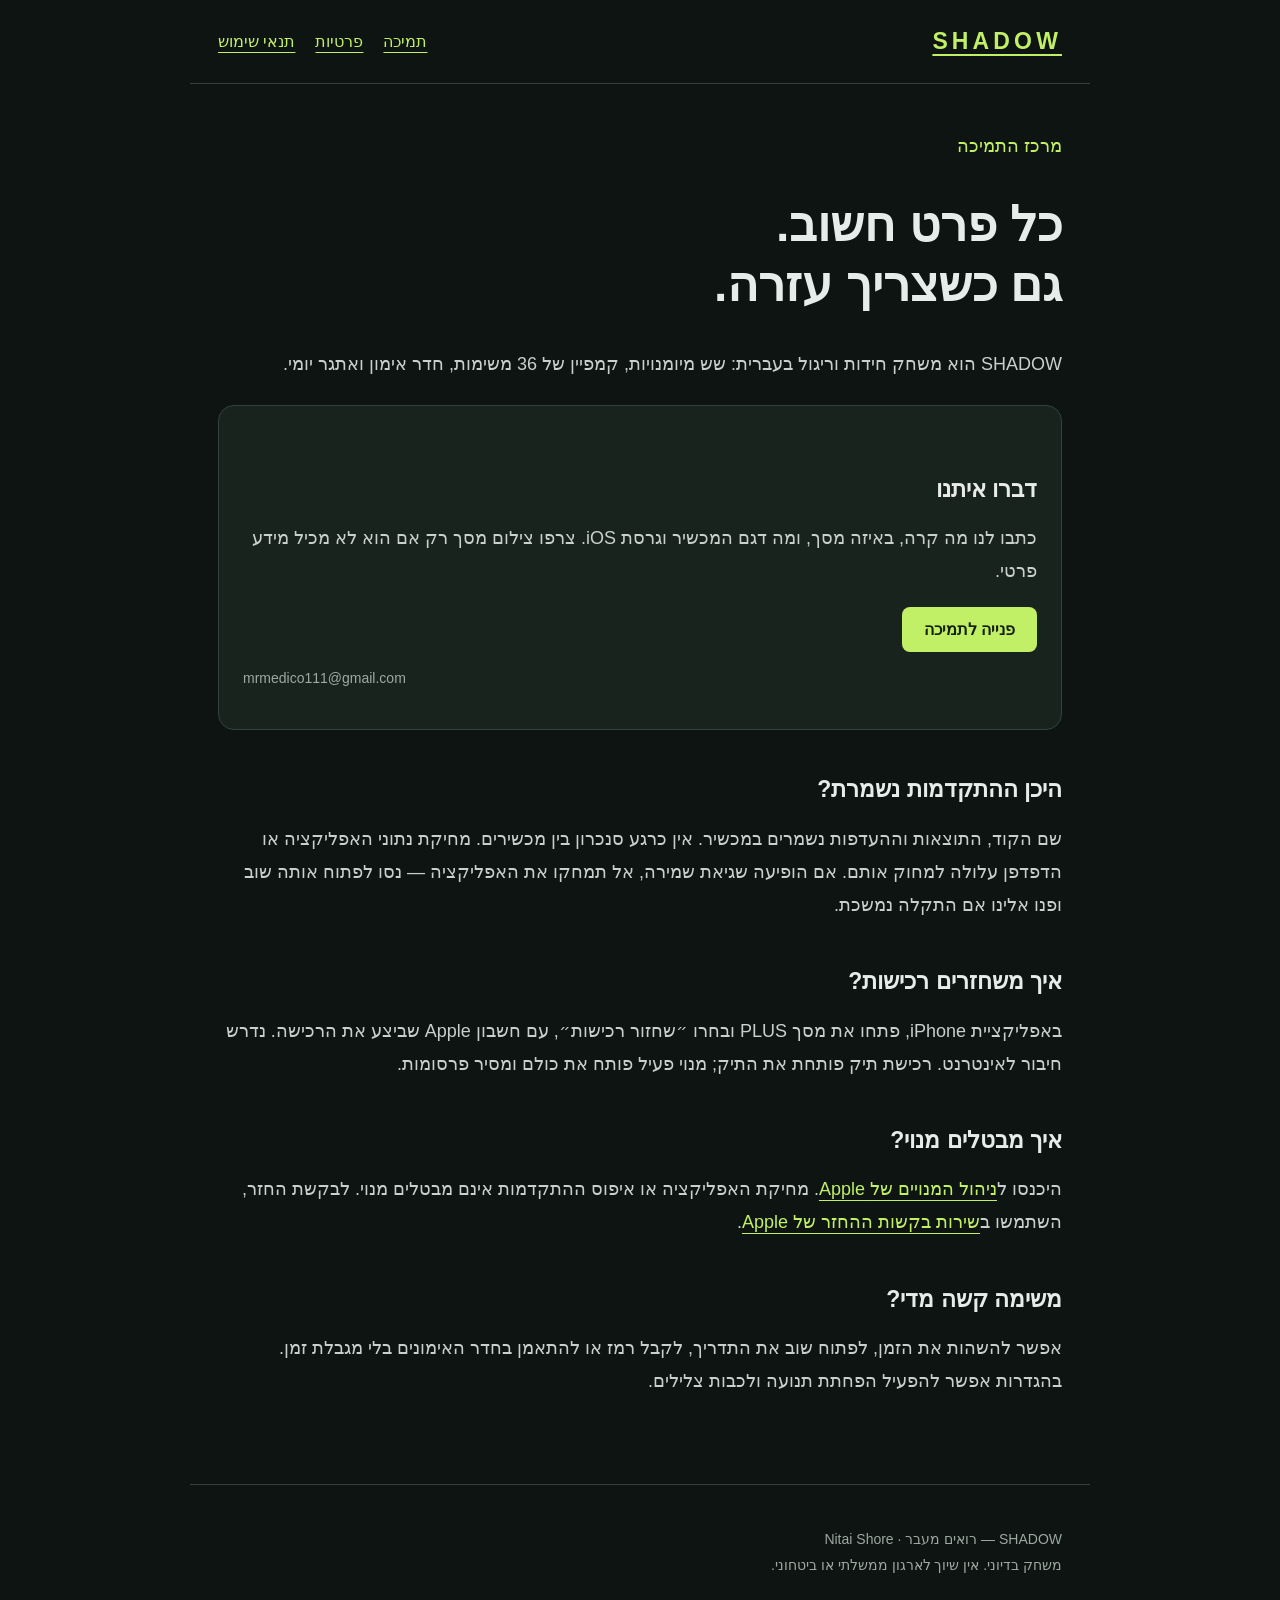
<file: index.html>
<!doctype html><html lang="he" dir="rtl"><head><meta charset="utf-8"><meta name="viewport" content="width=device-width,initial-scale=1"><title>תמיכה | SHADOW</title><meta name="description" content="תמיכה, פרטיות ותנאי שימוש במשחק SHADOW — רואים מעבר."><link rel="stylesheet" href="style.css"></head><body><header><a class="brand" href="index.html" dir="ltr">SHADOW</a><nav aria-label="ניווט"><a href="index.html">תמיכה</a><a href="privacy.html">פרטיות</a><a href="terms.html">תנאי שימוש</a></nav></header><main><p class="lead">מרכז התמיכה</p><h1>כל פרט חשוב.<br>גם כשצריך עזרה.</h1><p>SHADOW הוא משחק חידות וריגול בעברית: שש מיומנויות, קמפיין של 36 משימות, חדר אימון ואתגר יומי.</p><div class="panel"><h2>דברו איתנו</h2><p>כתבו לנו מה קרה, באיזה מסך, ומה דגם המכשיר וגרסת iOS. צרפו צילום מסך רק אם הוא לא מכיל מידע פרטי.</p><a class="button" href="mailto:mrmedico111@gmail.com?subject=SHADOW%20support">פנייה לתמיכה</a><p class="small" dir="ltr">mrmedico111@gmail.com</p></div><h2>היכן ההתקדמות נשמרת?</h2><p>שם הקוד, התוצאות וההעדפות נשמרים במכשיר. אין כרגע סנכרון בין מכשירים. מחיקת נתוני האפליקציה או הדפדפן עלולה למחוק אותם. אם הופיעה שגיאת שמירה, אל תמחקו את האפליקציה — נסו לפתוח אותה שוב ופנו אלינו אם התקלה נמשכת.</p><h2>איך משחזרים רכישות?</h2><p>באפליקציית iPhone, פתחו את מסך PLUS ובחרו ״שחזור רכישות״, עם חשבון Apple שביצע את הרכישה. נדרש חיבור לאינטרנט. רכישת תיק פותחת את התיק; מנוי פעיל פותח את כולם ומסיר פרסומות.</p><h2>איך מבטלים מנוי?</h2><p>היכנסו ל<a href="https://apps.apple.com/account/subscriptions">ניהול המנויים של Apple</a>. מחיקת האפליקציה או איפוס ההתקדמות אינם מבטלים מנוי. לבקשת החזר, השתמשו ב<a href="https://reportaproblem.apple.com/">שירות בקשות ההחזר של Apple</a>.</p><h2>משימה קשה מדי?</h2><p>אפשר להשהות את הזמן, לפתוח שוב את התדריך, לקבל רמז או להתאמן בחדר האימונים בלי מגבלת זמן. בהגדרות אפשר להפעיל הפחתת תנועה ולכבות צלילים.</p></main><footer><p class="small">SHADOW — רואים מעבר · Nitai Shore<br>משחק בדיוני. אין שיוך לארגון ממשלתי או ביטחוני.</p></footer></body></html>
</file>
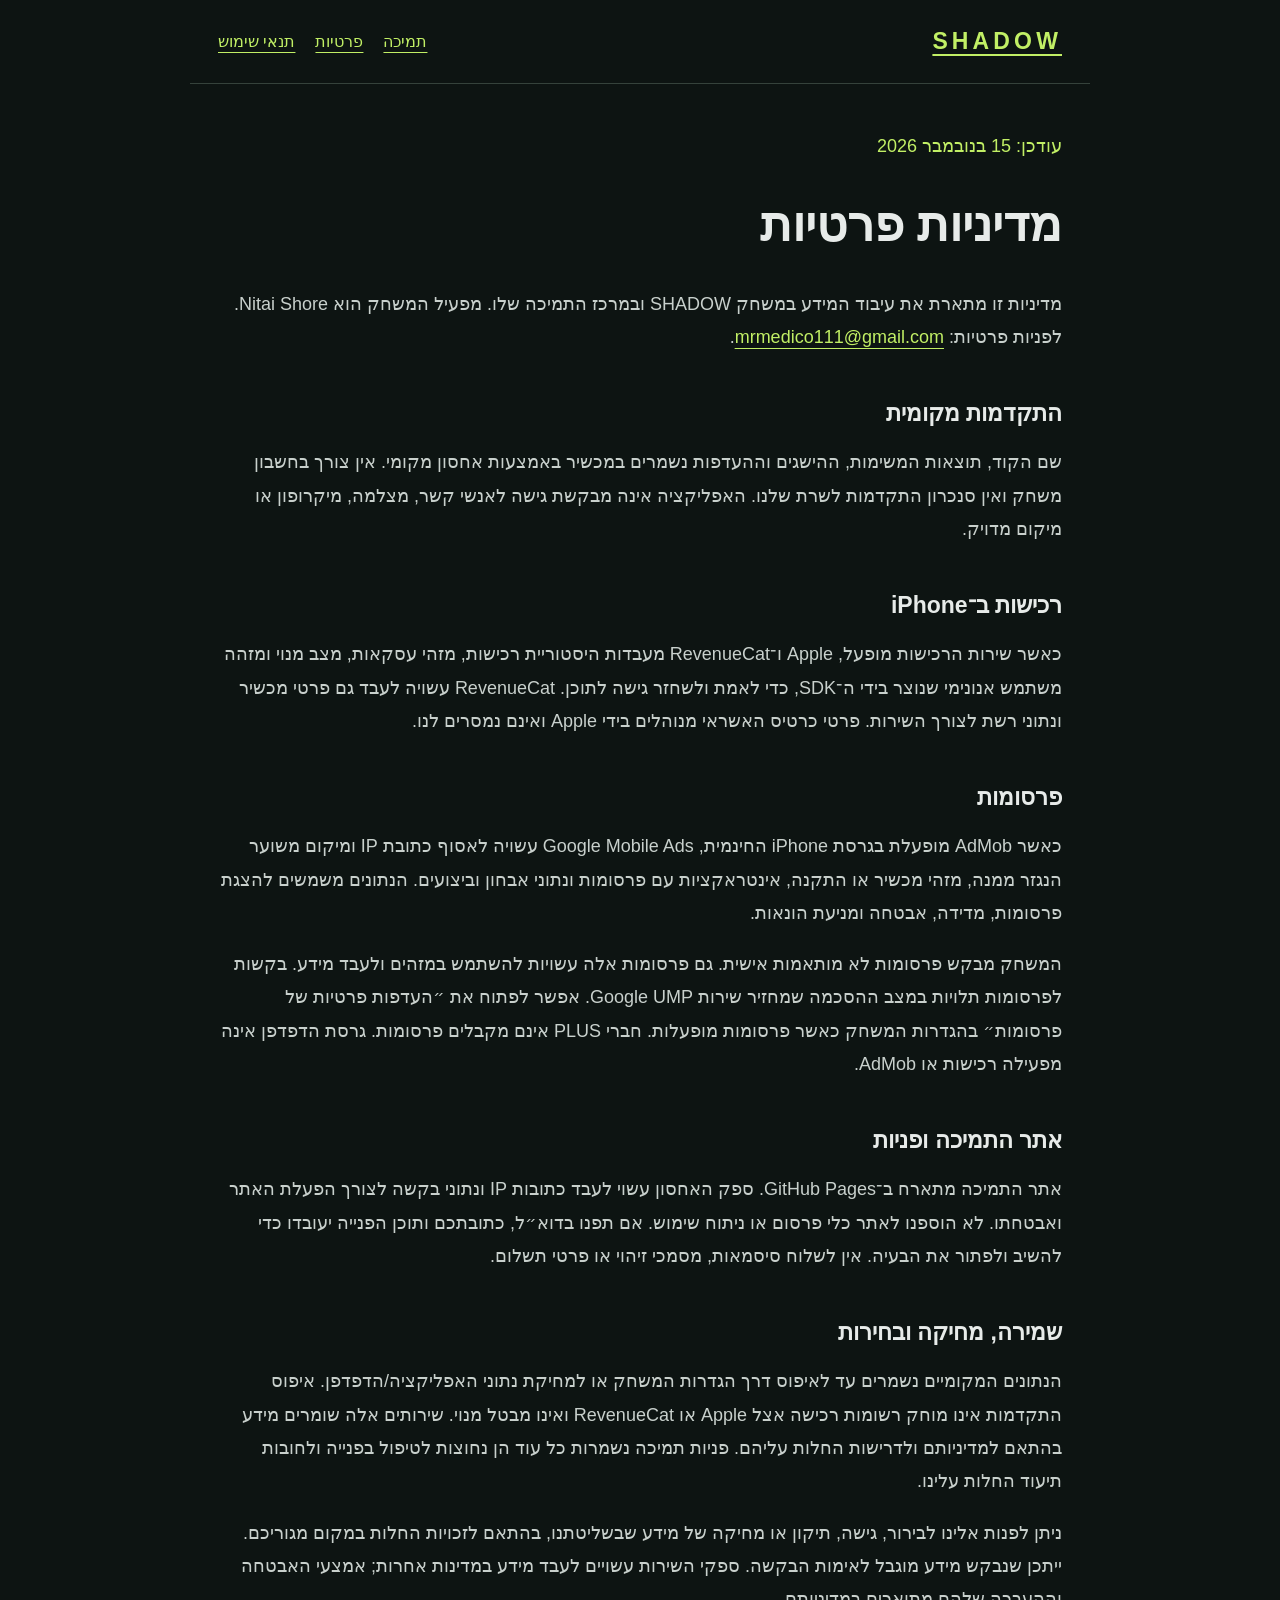
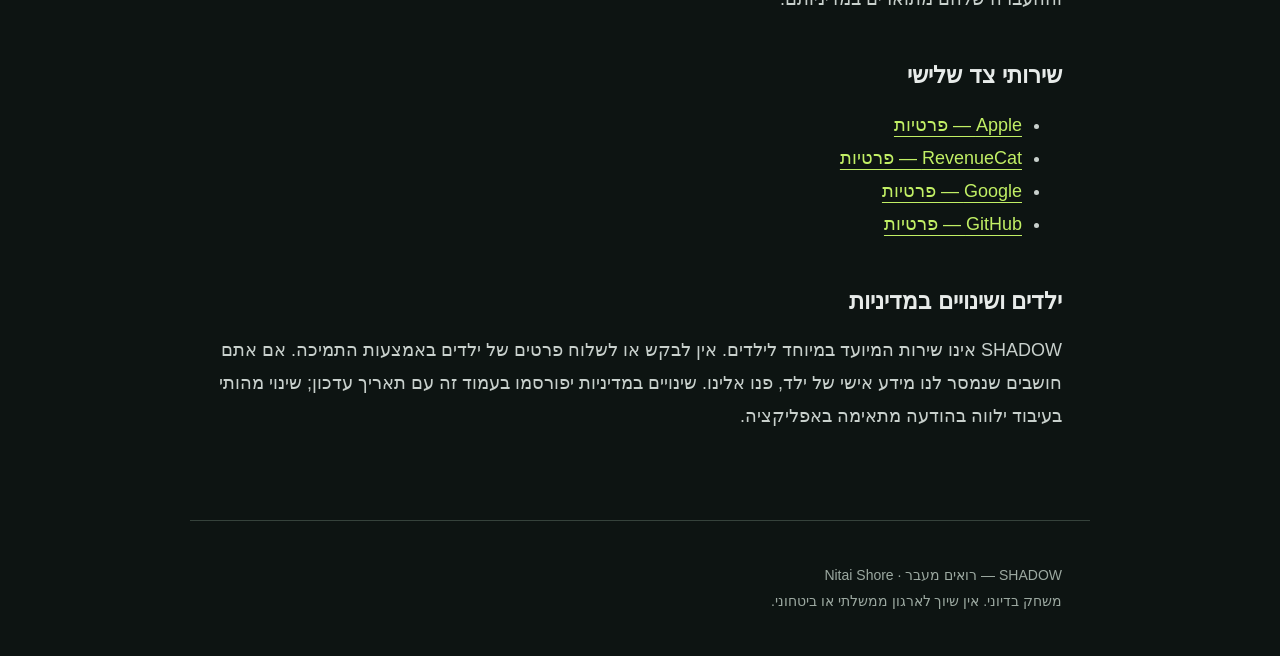
<file: privacy.html>
<!doctype html><html lang="he" dir="rtl"><head><meta charset="utf-8"><meta name="viewport" content="width=device-width,initial-scale=1"><title>פרטיות | SHADOW</title><meta name="description" content="תמיכה, פרטיות ותנאי שימוש במשחק SHADOW — רואים מעבר."><link rel="stylesheet" href="style.css"></head><body><header><a class="brand" href="index.html" dir="ltr">SHADOW</a><nav aria-label="ניווט"><a href="index.html">תמיכה</a><a href="privacy.html">פרטיות</a><a href="terms.html">תנאי שימוש</a></nav></header><main><p class="lead">עודכן: 15 בנובמבר 2026</p><h1>מדיניות פרטיות</h1><p>מדיניות זו מתארת את עיבוד המידע במשחק SHADOW ובמרכז התמיכה שלו. מפעיל המשחק הוא Nitai Shore. לפניות פרטיות: <a href="mailto:mrmedico111@gmail.com?subject=SHADOW%20privacy">mrmedico111@gmail.com</a>.</p><h2>התקדמות מקומית</h2><p>שם הקוד, תוצאות המשימות, ההישגים וההעדפות נשמרים במכשיר באמצעות אחסון מקומי. אין צורך בחשבון משחק ואין סנכרון התקדמות לשרת שלנו. האפליקציה אינה מבקשת גישה לאנשי קשר, מצלמה, מיקרופון או מיקום מדויק.</p><h2>רכישות ב־iPhone</h2><p>כאשר שירות הרכישות מופעל, Apple ו־RevenueCat מעבדות היסטוריית רכישות, מזהי עסקאות, מצב מנוי ומזהה משתמש אנונימי שנוצר בידי ה־SDK, כדי לאמת ולשחזר גישה לתוכן. RevenueCat עשויה לעבד גם פרטי מכשיר ונתוני רשת לצורך השירות. פרטי כרטיס האשראי מנוהלים בידי Apple ואינם נמסרים לנו.</p><h2>פרסומות</h2><p>כאשר AdMob מופעלת בגרסת iPhone החינמית, Google Mobile Ads עשויה לאסוף כתובת IP ומיקום משוער הנגזר ממנה, מזהי מכשיר או התקנה, אינטראקציות עם פרסומות ונתוני אבחון וביצועים. הנתונים משמשים להצגת פרסומות, מדידה, אבטחה ומניעת הונאות.</p><p>המשחק מבקש פרסומות לא מותאמות אישית. גם פרסומות אלה עשויות להשתמש במזהים ולעבד מידע. בקשות לפרסומות תלויות במצב ההסכמה שמחזיר שירות Google UMP. אפשר לפתוח את ״העדפות פרטיות של פרסומות״ בהגדרות המשחק כאשר פרסומות מופעלות. חברי PLUS אינם מקבלים פרסומות. גרסת הדפדפן אינה מפעילה רכישות או AdMob.</p><h2>אתר התמיכה ופניות</h2><p>אתר התמיכה מתארח ב־GitHub Pages. ספק האחסון עשוי לעבד כתובות IP ונתוני בקשה לצורך הפעלת האתר ואבטחתו. לא הוספנו לאתר כלי פרסום או ניתוח שימוש. אם תפנו בדוא״ל, כתובתכם ותוכן הפנייה יעובדו כדי להשיב ולפתור את הבעיה. אין לשלוח סיסמאות, מסמכי זיהוי או פרטי תשלום.</p><h2>שמירה, מחיקה ובחירות</h2><p>הנתונים המקומיים נשמרים עד לאיפוס דרך הגדרות המשחק או למחיקת נתוני האפליקציה/הדפדפן. איפוס התקדמות אינו מוחק רשומות רכישה אצל Apple או RevenueCat ואינו מבטל מנוי. שירותים אלה שומרים מידע בהתאם למדיניותם ולדרישות החלות עליהם. פניות תמיכה נשמרות כל עוד הן נחוצות לטיפול בפנייה ולחובות תיעוד החלות עלינו.</p><p>ניתן לפנות אלינו לבירור, גישה, תיקון או מחיקה של מידע שבשליטתנו, בהתאם לזכויות החלות במקום מגוריכם. ייתכן שנבקש מידע מוגבל לאימות הבקשה. ספקי השירות עשויים לעבד מידע במדינות אחרות; אמצעי האבטחה וההעברה שלהם מתוארים במדיניותם.</p><h2>שירותי צד שלישי</h2><ul><li><a href="https://www.apple.com/legal/privacy/">Apple — פרטיות</a></li><li><a href="https://www.revenuecat.com/privacy-policy/">RevenueCat — פרטיות</a></li><li><a href="https://policies.google.com/privacy">Google — פרטיות</a></li><li><a href="https://docs.github.com/en/site-policy/privacy-policies/github-general-privacy-statement">GitHub — פרטיות</a></li></ul><h2>ילדים ושינויים במדיניות</h2><p>SHADOW אינו שירות המיועד במיוחד לילדים. אין לבקש או לשלוח פרטים של ילדים באמצעות התמיכה. אם אתם חושבים שנמסר לנו מידע אישי של ילד, פנו אלינו. שינויים במדיניות יפורסמו בעמוד זה עם תאריך עדכון; שינוי מהותי בעיבוד ילווה בהודעה מתאימה באפליקציה.</p></main><footer><p class="small">SHADOW — רואים מעבר · Nitai Shore<br>משחק בדיוני. אין שיוך לארגון ממשלתי או ביטחוני.</p></footer></body></html>
</file>
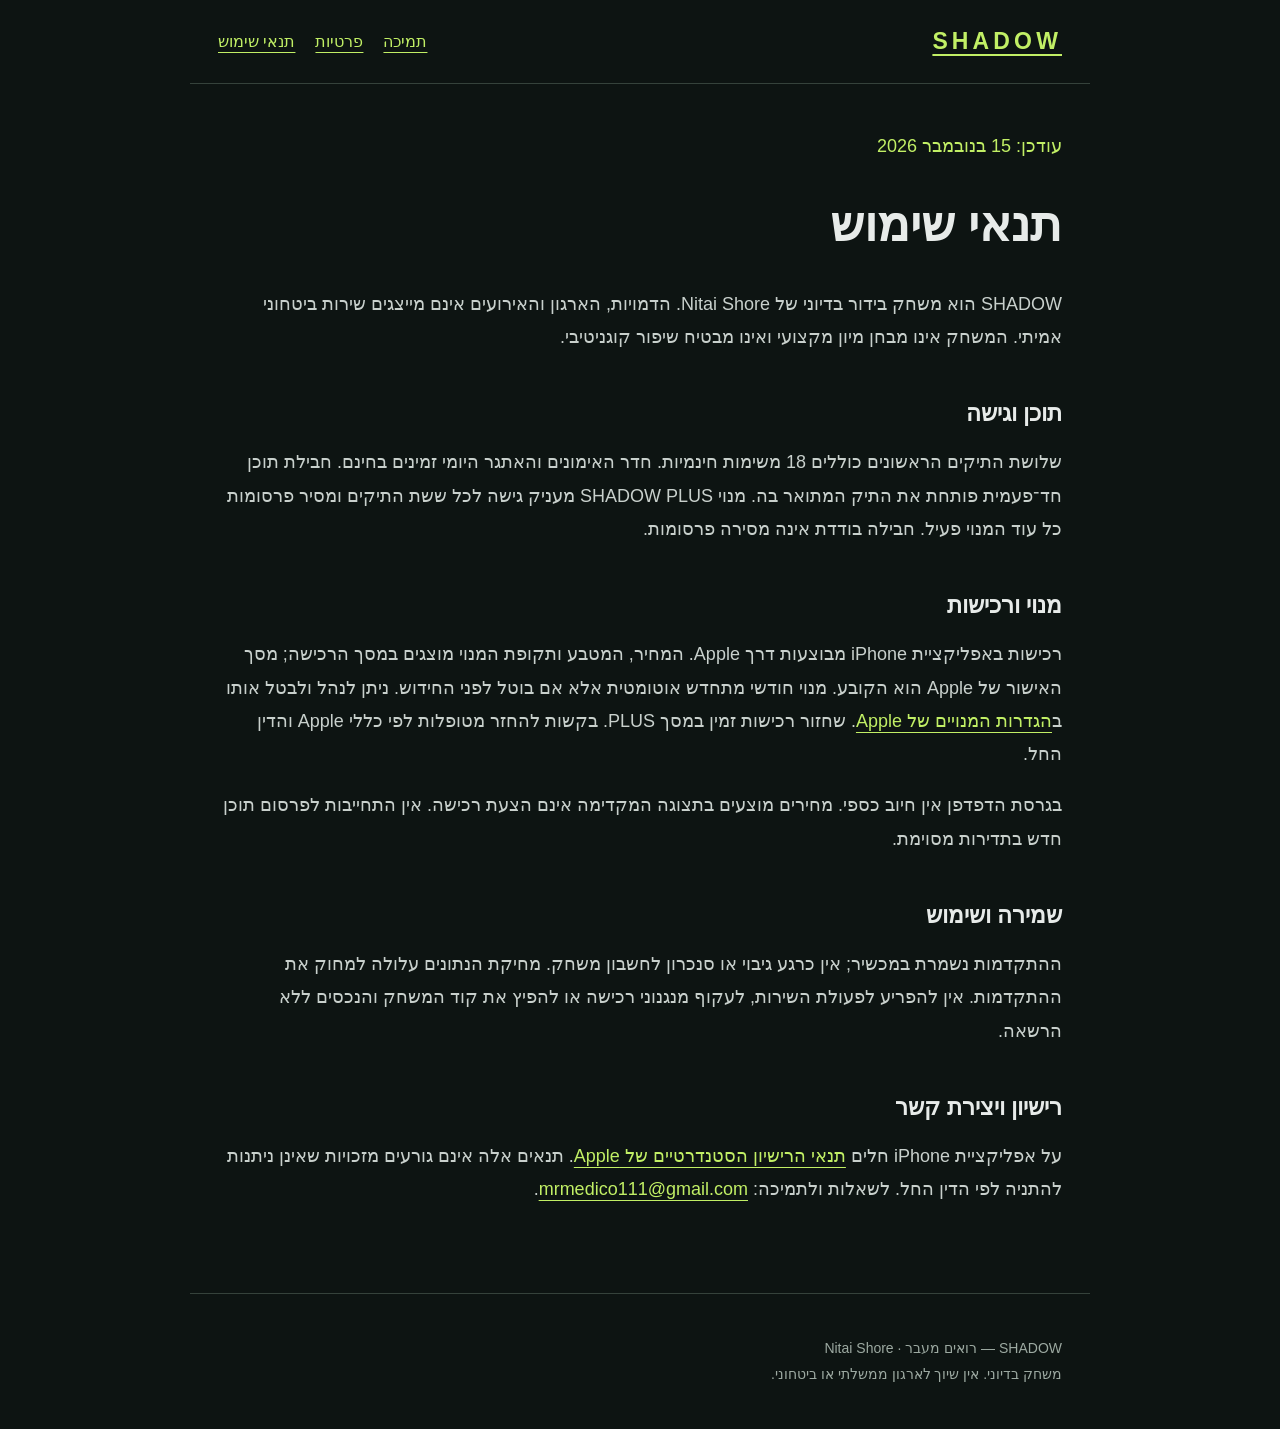
<file: terms.html>
<!doctype html><html lang="he" dir="rtl"><head><meta charset="utf-8"><meta name="viewport" content="width=device-width,initial-scale=1"><title>תנאי שימוש | SHADOW</title><meta name="description" content="תמיכה, פרטיות ותנאי שימוש במשחק SHADOW — רואים מעבר."><link rel="stylesheet" href="style.css"></head><body><header><a class="brand" href="index.html" dir="ltr">SHADOW</a><nav aria-label="ניווט"><a href="index.html">תמיכה</a><a href="privacy.html">פרטיות</a><a href="terms.html">תנאי שימוש</a></nav></header><main><p class="lead">עודכן: 15 בנובמבר 2026</p><h1>תנאי שימוש</h1><p>SHADOW הוא משחק בידור בדיוני של Nitai Shore. הדמויות, הארגון והאירועים אינם מייצגים שירות ביטחוני אמיתי. המשחק אינו מבחן מיון מקצועי ואינו מבטיח שיפור קוגניטיבי.</p><h2>תוכן וגישה</h2><p>שלושת התיקים הראשונים כוללים 18 משימות חינמיות. חדר האימונים והאתגר היומי זמינים בחינם. חבילת תוכן חד־פעמית פותחת את התיק המתואר בה. מנוי SHADOW PLUS מעניק גישה לכל ששת התיקים ומסיר פרסומות כל עוד המנוי פעיל. חבילה בודדת אינה מסירה פרסומות.</p><h2>מנוי ורכישות</h2><p>רכישות באפליקציית iPhone מבוצעות דרך Apple. המחיר, המטבע ותקופת המנוי מוצגים במסך הרכישה; מסך האישור של Apple הוא הקובע. מנוי חודשי מתחדש אוטומטית אלא אם בוטל לפני החידוש. ניתן לנהל ולבטל אותו ב<a href="https://apps.apple.com/account/subscriptions">הגדרות המנויים של Apple</a>. שחזור רכישות זמין במסך PLUS. בקשות להחזר מטופלות לפי כללי Apple והדין החל.</p><p>בגרסת הדפדפן אין חיוב כספי. מחירים מוצעים בתצוגה המקדימה אינם הצעת רכישה. אין התחייבות לפרסום תוכן חדש בתדירות מסוימת.</p><h2>שמירה ושימוש</h2><p>ההתקדמות נשמרת במכשיר; אין כרגע גיבוי או סנכרון לחשבון משחק. מחיקת הנתונים עלולה למחוק את ההתקדמות. אין להפריע לפעולת השירות, לעקוף מנגנוני רכישה או להפיץ את קוד המשחק והנכסים ללא הרשאה.</p><h2>רישיון ויצירת קשר</h2><p>על אפליקציית iPhone חלים <a href="https://www.apple.com/legal/internet-services/itunes/dev/stdeula/">תנאי הרישיון הסטנדרטיים של Apple</a>. תנאים אלה אינם גורעים מזכויות שאינן ניתנות להתניה לפי הדין החל. לשאלות ולתמיכה: <a href="mailto:mrmedico111@gmail.com?subject=SHADOW%20support">mrmedico111@gmail.com</a>.</p></main><footer><p class="small">SHADOW — רואים מעבר · Nitai Shore<br>משחק בדיוני. אין שיוך לארגון ממשלתי או ביטחוני.</p></footer></body></html>
</file>
<file: style.css>
:root{font-family:Arial,sans-serif;color:#e7ebe9;background:#0d1412;color-scheme:dark}*{box-sizing:border-box}body{margin:0}header,main,footer{max-width:900px;margin:auto;padding:28px}header{border-bottom:1px solid #35423b;display:flex;align-items:center;justify-content:space-between;gap:24px}nav{display:flex;gap:20px;flex-wrap:wrap}a{color:#c1ef65;text-underline-offset:5px}a:focus-visible{outline:3px solid #c1ef65;outline-offset:5px}h1{font-size:clamp(28px,6vw,48px);line-height:1.25}h2{margin-top:2em;font-size:23px}p,li{font-size:18px;line-height:1.85;color:#c8d0cc}strong{color:#fff}.lead{color:#c1ef65}.brand{letter-spacing:.18em;font-weight:bold;font-size:23px}.panel{padding:24px;background:#19231e;border:1px solid #35423b;border-radius:16px;margin-block:24px}.button{display:inline-block;padding:13px 22px;border-radius:8px;background:#c1ef65;color:#14200b;font-weight:bold;text-decoration:none}.small{font-size:14px;color:#9ca9a1}footer{border-top:1px solid #35423b;margin-top:40px}@media(max-width:560px){header{display:block}nav{margin-top:24px}header,main,footer{padding:20px}p,li{font-size:17px}}
</file>
